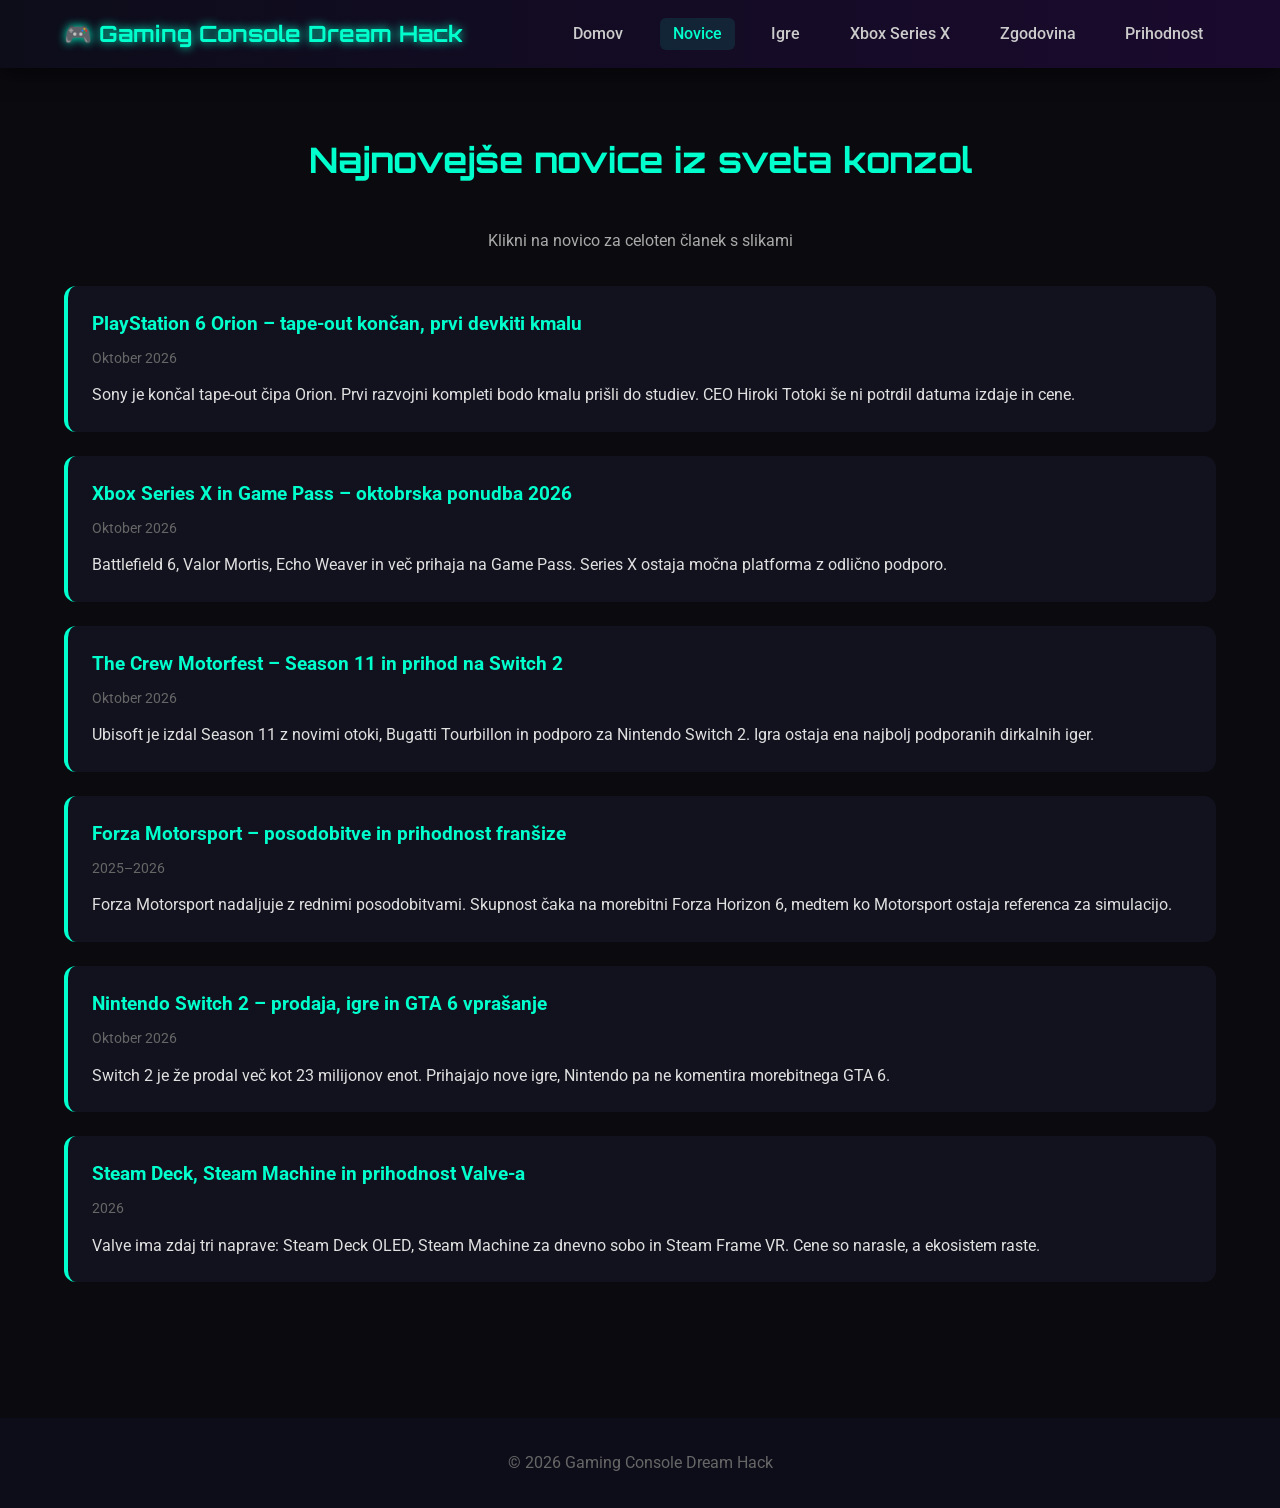
<file: novice.html>
<!DOCTYPE html>
<html lang="sl">
<head>
<meta charset="UTF-8">
<meta name="viewport" content="width=device-width, initial-scale=1.0">
<title>Najnovejše novice | Gaming Console Dream Hack</title>
<link rel="stylesheet" href="style.css">
<link href="https://fonts.googleapis.com/css2?family=Orbitron:wght@400;700;900&family=Roboto:wght@300;400;700&display=swap" rel="stylesheet">
</head>
<body>
<nav class="navbar">
<div class="logo">🎮 Gaming Console Dream Hack</div>
<ul class="nav-links">
<li><a href="index.html">Domov</a></li>
<li><a href="novice.html" class="active">Novice</a></li>
<li><a href="igre.html">Igre</a></li>
<li><a href="xbox.html">Xbox Series X</a></li>
<li><a href="zgodovina.html">Zgodovina</a></li>
<li><a href="prihodnost.html">Prihodnost</a></li>
</ul>
</nav>

<section>
<h2>Najnovejše novice iz sveta konzol</h2>
<p style="text-align:center;margin-bottom:2rem;color:#aaa;">Klikni na novico za celoten članek s slikami</p>

<a href="novica-ps6.html" class="news-card" style="display:block;text-decoration:none;color:inherit;">
<h3>PlayStation 6 Orion – tape-out končan, prvi devkiti kmalu</h3>
<div class="date">Oktober 2026</div>
<p>Sony je končal tape-out čipa Orion. Prvi razvojni kompleti bodo kmalu prišli do studiev. CEO Hiroki Totoki še ni potrdil datuma izdaje in cene.</p>
</a>

<a href="novica-xbox.html" class="news-card" style="display:block;text-decoration:none;color:inherit;">
<h3>Xbox Series X in Game Pass – oktobrska ponudba 2026</h3>
<div class="date">Oktober 2026</div>
<p>Battlefield 6, Valor Mortis, Echo Weaver in več prihaja na Game Pass. Series X ostaja močna platforma z odlično podporo.</p>
</a>

<a href="novica-crew.html" class="news-card" style="display:block;text-decoration:none;color:inherit;">
<h3>The Crew Motorfest – Season 11 in prihod na Switch 2</h3>
<div class="date">Oktober 2026</div>
<p>Ubisoft je izdal Season 11 z novimi otoki, Bugatti Tourbillon in podporo za Nintendo Switch 2. Igra ostaja ena najbolj podporanih dirkalnih iger.</p>
</a>

<a href="novica-forza.html" class="news-card" style="display:block;text-decoration:none;color:inherit;">
<h3>Forza Motorsport – posodobitve in prihodnost franšize</h3>
<div class="date">2025–2026</div>
<p>Forza Motorsport nadaljuje z rednimi posodobitvami. Skupnost čaka na morebitni Forza Horizon 6, medtem ko Motorsport ostaja referenca za simulacijo.</p>
</a>

<a href="novica-switch2.html" class="news-card" style="display:block;text-decoration:none;color:inherit;">
<h3>Nintendo Switch 2 – prodaja, igre in GTA 6 vprašanje</h3>
<div class="date">Oktober 2026</div>
<p>Switch 2 je že prodal več kot 23 milijonov enot. Prihajajo nove igre, Nintendo pa ne komentira morebitnega GTA 6.</p>
</a>

<a href="novica-steam.html" class="news-card" style="display:block;text-decoration:none;color:inherit;">
<h3>Steam Deck, Steam Machine in prihodnost Valve-a</h3>
<div class="date">2026</div>
<p>Valve ima zdaj tri naprave: Steam Deck OLED, Steam Machine za dnevno sobo in Steam Frame VR. Cene so narasle, a ekosistem raste.</p>
</a>
</section>

<footer>
<p>© 2026 Gaming Console Dream Hack</p>
</footer>
</body>
</html>
</file>
<file: style.css>
* {
 margin: 0;
 padding: 0;
 box-sizing: border-box;
}

body {
 font-family: 'Roboto', sans-serif;
 background: #0a0a0f;
 color: #e0e0e0;
 line-height: 1.6;
}

.navbar {
 display: flex;
 justify-content: space-between;
 align-items: center;
 padding: 1rem 5%;
 background: linear-gradient(90deg, #0d0d1a, #1a0a2e);
 position: sticky;
 top: 0;
 z-index: 1000;
 box-shadow: 0 4px 20px rgba(0,0,0,0.5);
}

.logo {
 font-family: 'Orbitron', sans-serif;
 font-size: 1.4rem;
 font-weight: 700;
 color: #00ffcc;
 text-shadow: 0 0 10px #00ffcc;
}

.nav-links {
 display: flex;
 list-style: none;
 gap: 1.5rem;
}

.nav-links a {
 color: #ccc;
 text-decoration: none;
 font-weight: 500;
 transition: 0.3s;
 padding: 0.4rem 0.8rem;
 border-radius: 6px;
}

.nav-links a:hover, .nav-links a.active {
 color: #00ffcc;
 background: rgba(0,255,204,0.1);
}

.hero {
 height: 70vh;
 background: linear-gradient(rgba(0,0,0,0.7), rgba(0,0,0,0.8)), url('https://images.unsplash.com/photo-1606144042614-b2417e99c4e3?w=1600') center/cover;
 display: flex;
 align-items: center;
 justify-content: center;
 text-align: center;
}

.hero-content h1 {
 font-family: 'Orbitron', sans-serif;
 font-size: 3.5rem;
 color: #00ffcc;
 text-shadow: 0 0 20px #00ffcc;
 margin-bottom: 1rem;
}

.hero-content p {
 font-size: 1.4rem;
 margin-bottom: 2rem;
 color: #aaa;
}

.btn {
 display: inline-block;
 padding: 0.9rem 2rem;
 background: linear-gradient(90deg, #00ffcc, #00aaff);
 color: #000;
 text-decoration: none;
 font-weight: 700;
 border-radius: 50px;
 transition: 0.3s;
}

.btn:hover {
 transform: scale(1.05);
 box-shadow: 0 0 25px #00ffcc;
}

section {
 padding: 4rem 5%;
 max-width: 1400px;
 margin: 0 auto;
}

h2 {
 font-family: 'Orbitron', sans-serif;
 font-size: 2.2rem;
 text-align: center;
 margin-bottom: 2.5rem;
 color: #00ffcc;
}

.cards {
 display: grid;
 grid-template-columns: repeat(auto-fit, minmax(280px, 1fr));
 gap: 1.5rem;
}

.card {
 background: #12121f;
 padding: 1.8rem;
 border-radius: 16px;
 border: 1px solid #222;
 transition: 0.3s;
}

.card:hover {
 transform: translateY(-8px);
 border-color: #00ffcc;
 box-shadow: 0 10px 30px rgba(0,255,204,0.15);
}

.card .icon {
 font-size: 2.5rem;
 margin-bottom: 1rem;
}

.card h3 {
 color: #00ffcc;
 margin-bottom: 0.8rem;
}

.tech-grid {
 display: grid;
 grid-template-columns: repeat(auto-fit, minmax(300px, 1fr));
 gap: 2rem;
}

.tech-card {
 background: #12121f;
 border-radius: 16px;
 overflow: hidden;
 border: 1px solid #222;
 text-align: center;
}

.tech-card img {
 width: 120px;
 height: 80px;
 object-fit: contain;
 margin: 1.5rem auto;
 display: block;
}

.tech-card h3 {
 color: #00ffcc;
 margin-bottom: 1rem;
}

.tech-card ul {
 list-style: none;
 padding: 0 1.5rem 1.5rem;
 text-align: left;
}

.tech-card li {
 padding: 0.4rem 0;
 border-bottom: 1px solid #222;
}

footer {
 text-align: center;
 padding: 2rem;
 background: #0d0d1a;
 color: #666;
 margin-top: 3rem;
}

footer a {
 color: #00ffcc;
}

/* Game grid */
.games-grid {
 display: grid;
 grid-template-columns: repeat(auto-fill, minmax(180px, 1fr));
 gap: 1.2rem;
}

.game-card {
 background: #12121f;
 border-radius: 12px;
 overflow: hidden;
 border: 1px solid #222;
 transition: 0.3s;
}

.game-card:hover {
 transform: scale(1.04);
 border-color: #00ffcc;
}

.game-card img {
 width: 100%;
 height: 240px;
 object-fit: cover;
}

.game-card h4 {
 padding: 0.8rem;
 font-size: 0.95rem;
 text-align: center;
 color: #ddd;
}

/* History */
.history-item {
 display: flex;
 gap: 2rem;
 margin-bottom: 3rem;
 background: #12121f;
 border-radius: 16px;
 overflow: hidden;
 border: 1px solid #222;
}

.history-item img {
 width: 280px;
 object-fit: cover;
}

.history-content {
 padding: 1.5rem;
}

.history-content h3 {
 color: #00ffcc;
 margin-bottom: 0.5rem;
}

/* Gallery */
.gallery {
 display: grid;
 grid-template-columns: repeat(auto-fill, minmax(200px, 1fr));
 gap: 1rem;
}

.gallery img {
 width: 100%;
 height: 160px;
 object-fit: cover;
 border-radius: 10px;
 border: 2px solid #222;
 transition: 0.3s;
}

.gallery img:hover {
 border-color: #00ffcc;
 transform: scale(1.03);
}

/* Video embed */
.video-container {
 position: relative;
 padding-bottom: 56.25%;
 height: 0;
 overflow: hidden;
 border-radius: 12px;
 margin: 2rem 0;
}

.video-container iframe {
 position: absolute;
 top: 0;
 left: 0;
 width: 100%;
 height: 100%;
 border: none;
}

.news-card {
 background: #12121f;
 padding: 1.5rem;
 border-radius: 12px;
 margin-bottom: 1.5rem;
 border-left: 4px solid #00ffcc;
}

.news-card h3 {
 color: #00ffcc;
 margin-bottom: 0.5rem;
}

.news-card .date {
 color: #666;
 font-size: 0.85rem;
 margin-bottom: 0.8rem;
}

@media (max-width: 768px) {
 .nav-links {
 display: none;
 }
 .hero-content h1 {
 font-size: 2.2rem;
 }
 .history-item {
 flex-direction: column;
 }
 .history-item img {
 width: 100%;
 height: 200px;
 }
}
</file>
